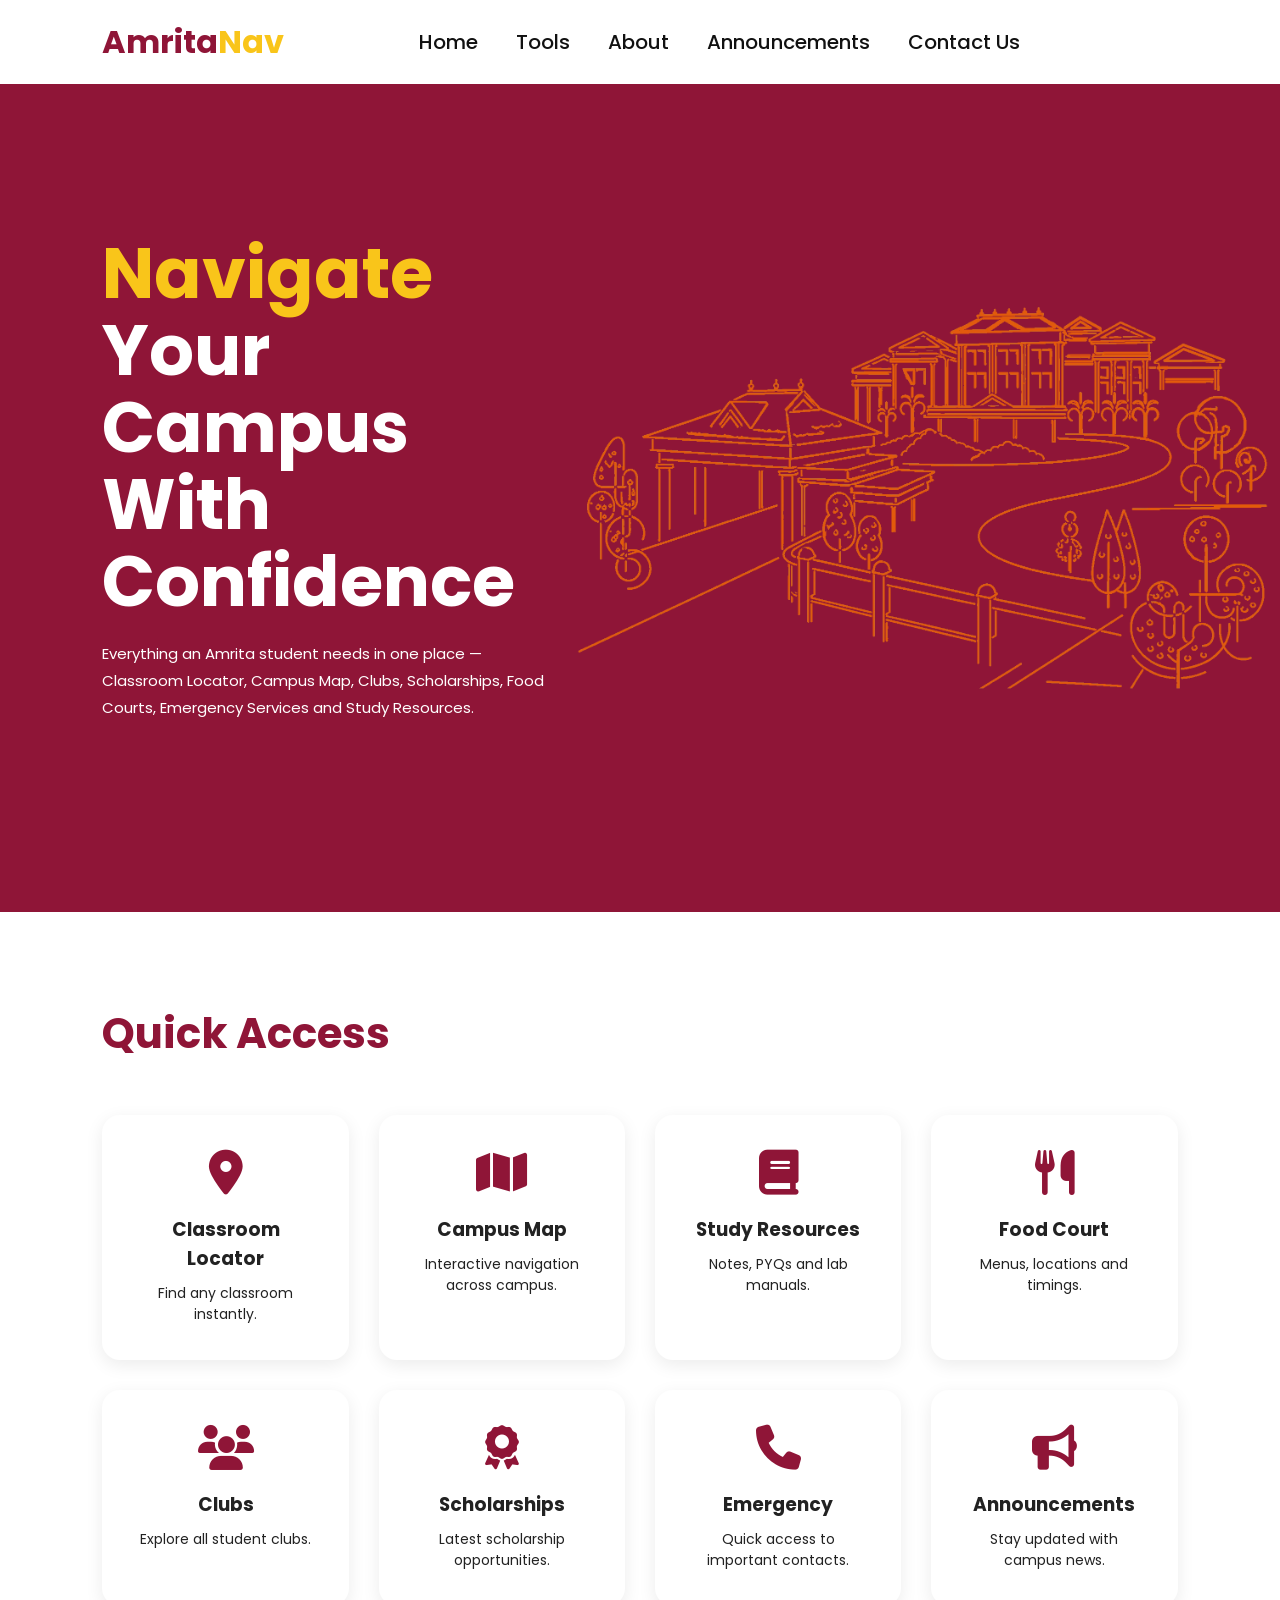
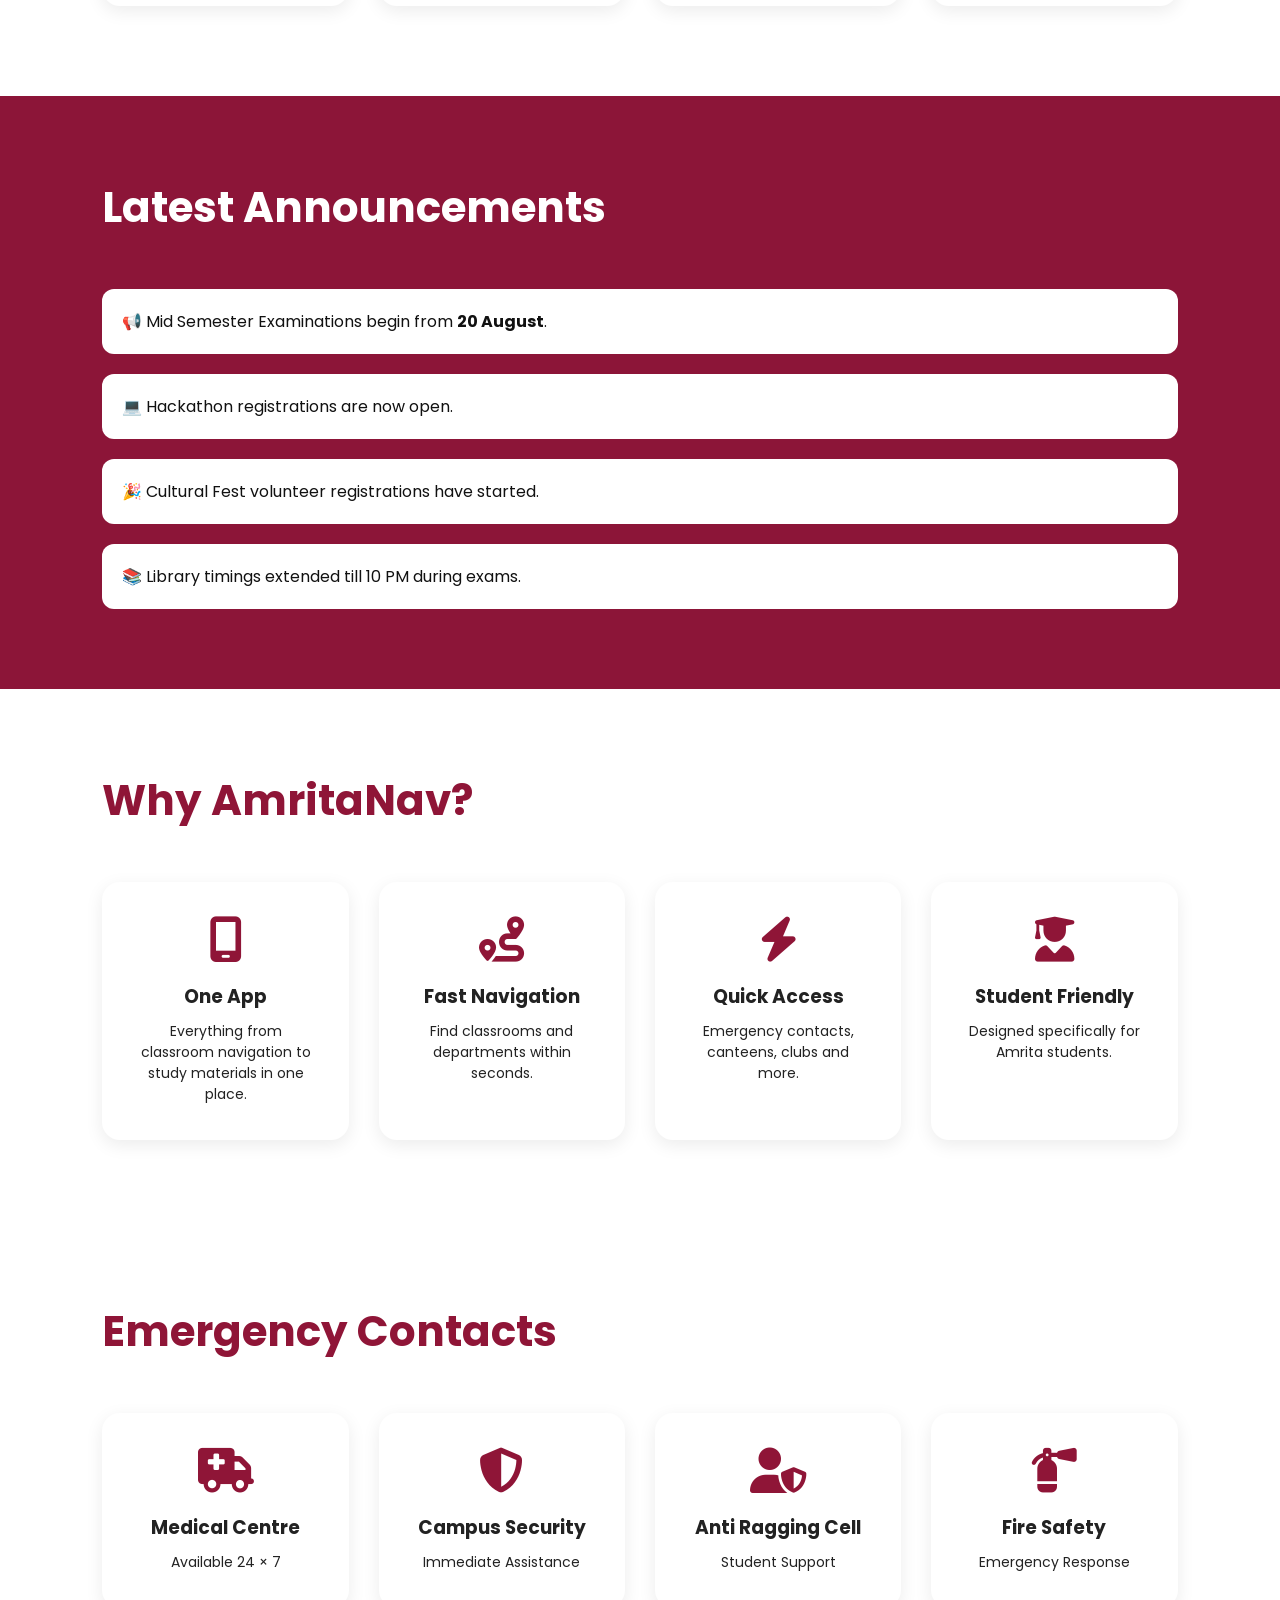
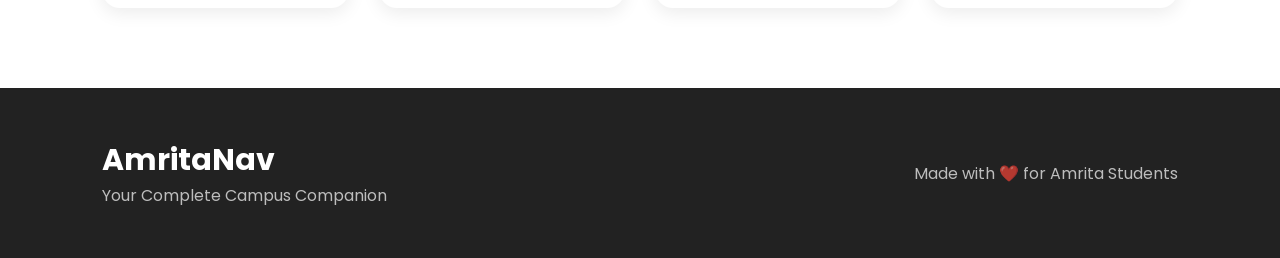
<file: code/index.html>
<!DOCTYPE html>
<html lang="en">

          <head>
                    <link rel="shortcut icon" href="./img/logo.png" type="image/x-icon">

                    <meta charset="UTF-8">

                    <meta name="viewport" content="width=device-width, initial-scale=1.0">

                    <title>AmritaNav</title>
                    <link rel="stylesheet"
                              href="https://fonts.googleapis.com/css2?family=Material+Symbols+Outlined:opsz,wght,FILL,GRAD@20..48,100..700,0..1,-50..200&icon_names=menuclose" />

                    <link rel="preconnect" href="https://fonts.googleapis.com">

                    <link rel="preconnect" href="https://fonts.gstatic.com" crossorigin>

                    <link href="https://fonts.googleapis.com/css2?family=Poppins:wght@300;400;500;600;700&display=swap"
                              rel="stylesheet">

                    <link rel="stylesheet"
                              href="https://cdnjs.cloudflare.com/ajax/libs/font-awesome/6.6.0/css/all.min.css">

                    <link rel="stylesheet" href="style.css">

          </head>

          <body >

                    <nav class=" element">

                              <div class="logo element">

                                        Amrita<span>Nav</span>

                              </div>

                              <ul id="bigscreenmenu">

                                        <li><a href="https://amritanav.vercel.app/">Home</a></li>

                                        <li><a href="https://amritanav.vercel.app/Tools/index.html">Tools</a></li>

                                        <li><a href="https://amritanav.vercel.app/About/index.html">About</a></li>

                                        <li><a href="https://amritanav.vercel.app/Announcements/index.html">Announcements</a></li>

                                        <li><a href="https://amritanav.vercel.app/Contact%20us/index.html">Contact Us</a></li>

                              </ul>

                              <div class="icons">
                                        <i onclick="openMenu()" class="material-symbols-outlined">menu</i>


                              </div>
                              <div id="mobilemenu">
                                        <i onclick="closeMenu()" class="material-symbols-outlined">close</i>
                                        <ul>

                                                  <a href="https://amritanav.vercel.app/">Home</a>
                                                  <a href="https://amritanav.vercel.app/Tools/index.html">Tools</a>
                                                  <a href="https://amritanav.vercel.app/About/index.html">About</a>
                                                  <a href="https://amritanav.vercel.app/Announcements/index.html">Resources</a>
                                                  <a href="https://amritanav.vercel.app/Contact%20us/index.html">Contact Us</a>

                                        </ul>
                              </div>

                    </nav>

                    <section class="page1">



                              <div>
                                        <h1 class="slidIn">

                                                  <Span>Navigate</Span> Your Campus With Confidence

                                        </h1>

                                        <p class=" slidIn">

                                                  Everything an Amrita student needs in one place —
                                                  Classroom Locator, Campus Map, Clubs,
                                                  Scholarships, Food Courts, Emergency Services
                                                  and Study Resources.

                                        </p>
                              </div>
                              <div>
                                        <img class="Collage" id="Collage" src="./img/Collage.webp" alt="">
                              </div>





                    </section>

                    <section class="page2">

                              <h2 class="title ">

                                        Quick Access

                              </h2>

                              <div class="grid">

                                        <div class="card">

                                                  <i class="fa-solid fa-location-dot"></i>

                                                  <h3>Classroom Locator</h3>

                                                  <p>Find any classroom instantly.</p>

                                        </div>

                                        <div class="card">

                                                  <i class="fa-solid fa-map"></i>

                                                  <h3>Campus Map</h3>

                                                  <p>Interactive navigation across campus.</p>

                                        </div>

                                        <div class="card">

                                                  <i class="fa-solid fa-book"></i>

                                                  <h3>Study Resources</h3>

                                                  <p>Notes, PYQs and lab manuals.</p>

                                        </div>

                                        <div class="card">

                                                  <i class="fa-solid fa-utensils"></i>

                                                  <h3>Food Court</h3>

                                                  <p>Menus, locations and timings.</p>

                                        </div>

                                        <div class="card">

                                                  <i class="fa-solid fa-users"></i>
                                                  <h3>Clubs</h3>
                                                  <p>Explore all student clubs.</p>

                                        </div>

                                        <div class="card">

                                                  <i class="fa-solid fa-award"></i>

                                                  <h3>Scholarships</h3>

                                                  <p>Latest scholarship opportunities.</p>

                                        </div>
                                        <div class="card">

                                                  <i class="fa-solid fa-phone"></i>

                                                  <h3>Emergency</h3>

                                                  <p>Quick access to important contacts.</p>

                                        </div>

                                        <div class="card">

                                                  <i class="fa-solid fa-bullhorn"></i>

                                                  <h3>Announcements</h3>

                                                  <p>Stay updated with campus news.</p>

                                        </div>

                              </div>

                    </section>

                    <section class="page3">

                              <h2 class="title slidIn" style="color:white;">

                                        Latest Announcements

                              </h2>

                              <div class="notice">

                                        📢 Mid Semester Examinations begin from <b>20 August</b>.

                              </div>

                              <div class="notice">

                                        💻 Hackathon registrations are now open.

                              </div>

                              <div class="notice">

                                        🎉 Cultural Fest volunteer registrations have started.

                              </div>

                              <div class="notice">

                                        📚 Library timings extended till 10 PM during exams.

                              </div>

                    </section>

                    <section class="page4">

                              <h2 class="title slidIn">

                                        Why AmritaNav?

                              </h2>

                              <div class="grid">

                                        <div class="card">

                                                  <i class="fa-solid fa-mobile-screen"></i>

                                                  <h3>One App</h3>

                                                  <p>

                                                            Everything from classroom navigation
                                                            to study materials in one place.

                                                  </p>

                                        </div>

                                        <div class="card">

                                                  <i class="fa-solid fa-route"></i>

                                                  <h3>Fast Navigation</h3>

                                                  <p>

                                                            Find classrooms and departments
                                                            within seconds.

                                                  </p>

                                        </div>

                                        <div class="card">

                                                  <i class="fa-solid fa-bolt"></i>

                                                  <h3>Quick Access</h3>

                                                  <p>

                                                            Emergency contacts,
                                                            canteens,
                                                            clubs and more.

                                                  </p>

                                        </div>

                                        <div class="card">

                                                  <i class="fa-solid fa-user-graduate"></i>

                                                  <h3>Student Friendly</h3>

                                                  <p>

                                                            Designed specifically for
                                                            Amrita students.

                                                  </p>

                                        </div>

                              </div>

                    </section>

                    <section class="page4" style="background:white;">

                              <h2 class="title slidIn">

                                        Emergency Contacts

                              </h2>

                              <div class="grid">

                                        <div class="card">

                                                  <i class="fa-solid fa-truck-medical"></i>

                                                  <h3>Medical Centre</h3>

                                                  <p>

                                                            Available 24 × 7

                                                  </p>

                                        </div>

                                        <div class="card">

                                                  <i class="fa-solid fa-shield-halved"></i>

                                                  <h3>Campus Security</h3>

                                                  <p>

                                                            Immediate Assistance

                                                  </p>

                                        </div>

                                        <div class="card">

                                                  <i class="fa-solid fa-user-shield"></i>

                                                  <h3>Anti Ragging Cell</h3>

                                                  <p>

                                                            Student Support

                                                  </p>

                                        </div>

                                        <div class="card">

                                                  <i class="fa-solid fa-fire-extinguisher"></i>

                                                  <h3>Fire Safety</h3>

                                                  <p>

                                                            Emergency Response

                                                  </p>

                                        </div>

                              </div>

                    </section>

                    <footer>

                              <div>

                                        <h2>

                                                  AmritaNav

                                        </h2>

                                        <p>

                                                  Your Complete Campus Companion

                                        </p>

                              </div>

                              <div>

                                        <p>

                                                  Made with ❤️ for Amrita Students

                                        </p>

                              </div>

                    </footer>

                    <script src="app.js"></script>

          </body>

</html>
</file>
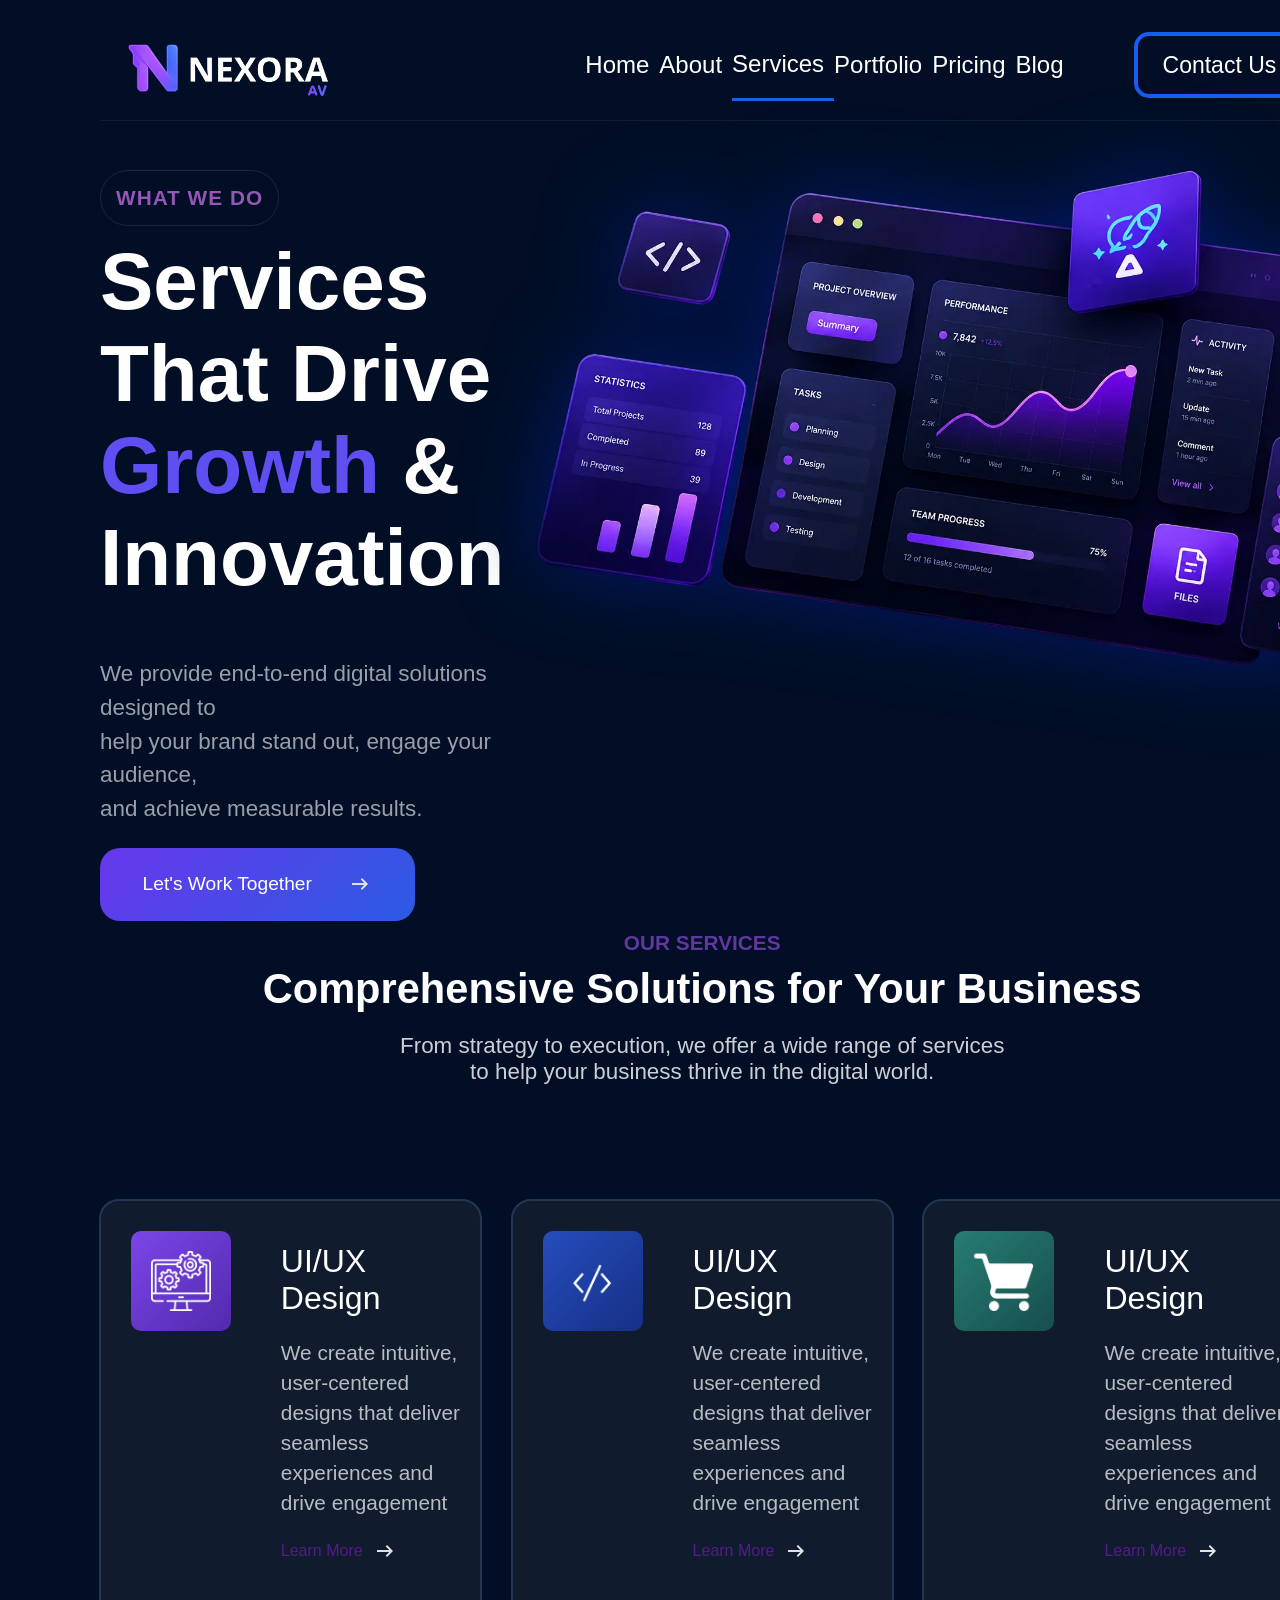
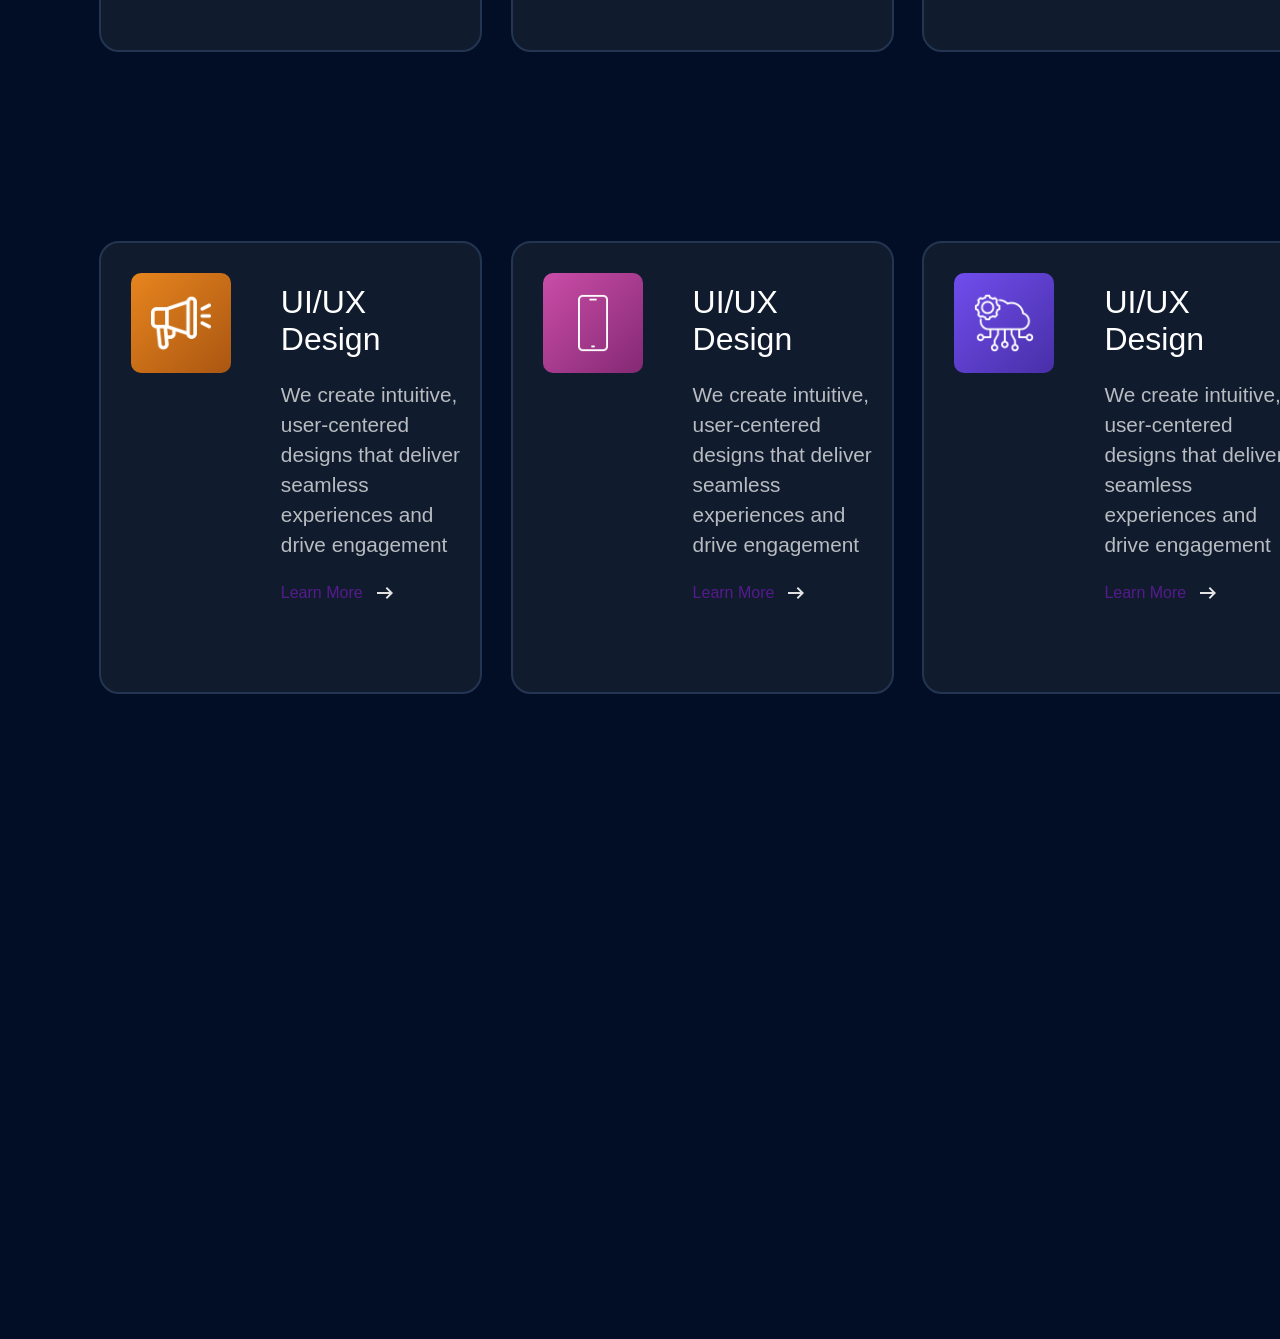
<file: Services/index.html>
<!DOCTYPE html>
<html lang="en">

          <head>
                    <link rel="stylesheet" href="style.css">
                    <link rel="shortcut icon" href="./img/logo.webp" type="image/x-icon">
                    <meta charset="UTF-8">
                    <meta name="viewport" content="width=device-width, initial-scale=1.0">
                    <title>About </title>
                    <link rel="alternate" href="atom.xml" type="application/atom+xml" title="Atom">
          </head>



          <body>
                    <header>
                              <nav>
                                        <img id="logo" src="./img/brand.webp" alt="">

                                        <ul>
                                                  <li><a href="../index.html">Home</a></li>
                                                  <li><a href="">About</a></li>
                                                  <li id="About"><a href="">Services</a></li>
                                                  <li><a href="">Portfolio</a></li>
                                                  <li><a href="">Pricing</a></li>
                                                  <li><a href="">Blog</a></li>
                                        </ul>
                                        <button id="contact_us">Contact Us</button>
                              </nav>
                    </header>
                    <main>
                              <div id="page1">
                                        <div>
                                                  <h6>WHAT WE DO</h6>
                                                  <h1>Services That Drive <br><span>Growth</span> & Innovation</h1>
                                                  <p>We provide end-to-end digital solutions designed to <br>help your
                                                            brand stand out, engage your audience, <br> and achieve
                                                            measurable results.</p>
                                                  <button>Let's Work Together <img src="./img/arrow_right.webp"
                                                                      alt=""></button>

                                        </div>
                                        <div><img src="./img/viewer tab.webp" alt=""></div>

                              </div>
                              <div id="page2">
                                        <h6>OUR SERVICES</h6>
                                        <h1>Comprehensive Solutions for Your Business</h1>
                                        <p>From strategy to execution, we offer a wide range of services <br> to help
                                                  your
                                                  business thrive in the digital world.</p>
                                        <div>
                                                  <div class="page2_child1">
                                                            <div><img src="./img/settings.webp" alt=""></div>
                                                            <div>
                                                                      <h1>UI/UX Design</h1>
                                                                      <p>We create intuitive, user-centered designs that
                                                                                deliver seamless experiences and drive
                                                                                engagement</p>
                                                                      <a href="">Learn More<img
                                                                                          src="./img/arrow_right.webp"
                                                                                          alt=""></a>
                                                            </div>
                                                  </div>
                                                  <div class="page2_child1">
                                                            <div><img src="./img/code.webp" alt=""></div>
                                                            <div>
                                                                      <h1>UI/UX Design</h1>
                                                                      <p>We create intuitive, user-centered designs that
                                                                                deliver seamless experiences and drive
                                                                                engagement</p>
                                                                      <a href="">Learn More<img
                                                                                          src="./img/arrow_right.webp"
                                                                                          alt=""></a>
                                                            </div>
                                                  </div>
                                                  <div class="page2_child1">
                                                            <div><img src="./img/grocery-store.webp" alt=""></div>
                                                            <div>
                                                                      <h1>UI/UX Design</h1>
                                                                      <p>We create intuitive, user-centered designs that
                                                                                deliver seamless experiences and drive
                                                                                engagement</p>
                                                                      <a href="">Learn More<img
                                                                                          src="./img/arrow_right.webp"
                                                                                          alt=""></a>
                                                            </div>
                                                  </div>
                                                  <div class="page2_child1">
                                                            <div><img src="./img/megaphone.webp" alt=""></div>
                                                            <div>
                                                                      <h1>UI/UX Design</h1>
                                                                      <p>We create intuitive, user-centered designs that
                                                                                deliver seamless experiences and drive
                                                                                engagement</p>
                                                                      <a href="">Learn More<img
                                                                                          src="./img/arrow_right.webp"
                                                                                          alt=""></a>
                                                            </div>
                                                  </div>
                                                  <div class="page2_child1">
                                                            <div><img src="./img/mobilephone.webp" alt=""></div>
                                                            <div>
                                                                      <h1>UI/UX Design</h1>
                                                                      <p>We create intuitive, user-centered designs that
                                                                                deliver seamless experiences and drive
                                                                                engagement</p>
                                                                      <a href="">Learn More<img
                                                                                          src="./img/arrow_right.webp"
                                                                                          alt=""></a>
                                                            </div>
                                                  </div>
                                                  <div class="page2_child1">
                                                            <div><img src="./img/api.webp" alt=""></div>
                                                            <div>
                                                                      <h1>UI/UX Design</h1>
                                                                      <p>We create intuitive, user-centered designs that
                                                                                deliver seamless experiences and drive
                                                                                engagement</p>
                                                                      <a href="">Learn More<img
                                                                                          src="./img/arrow_right.webp"
                                                                                          alt=""></a>
                                                            </div>
                                                  </div>
                                        </div>
                              </div>
                              <div id="page3"></div>
                    </main>

          </body>

</html>
</file>
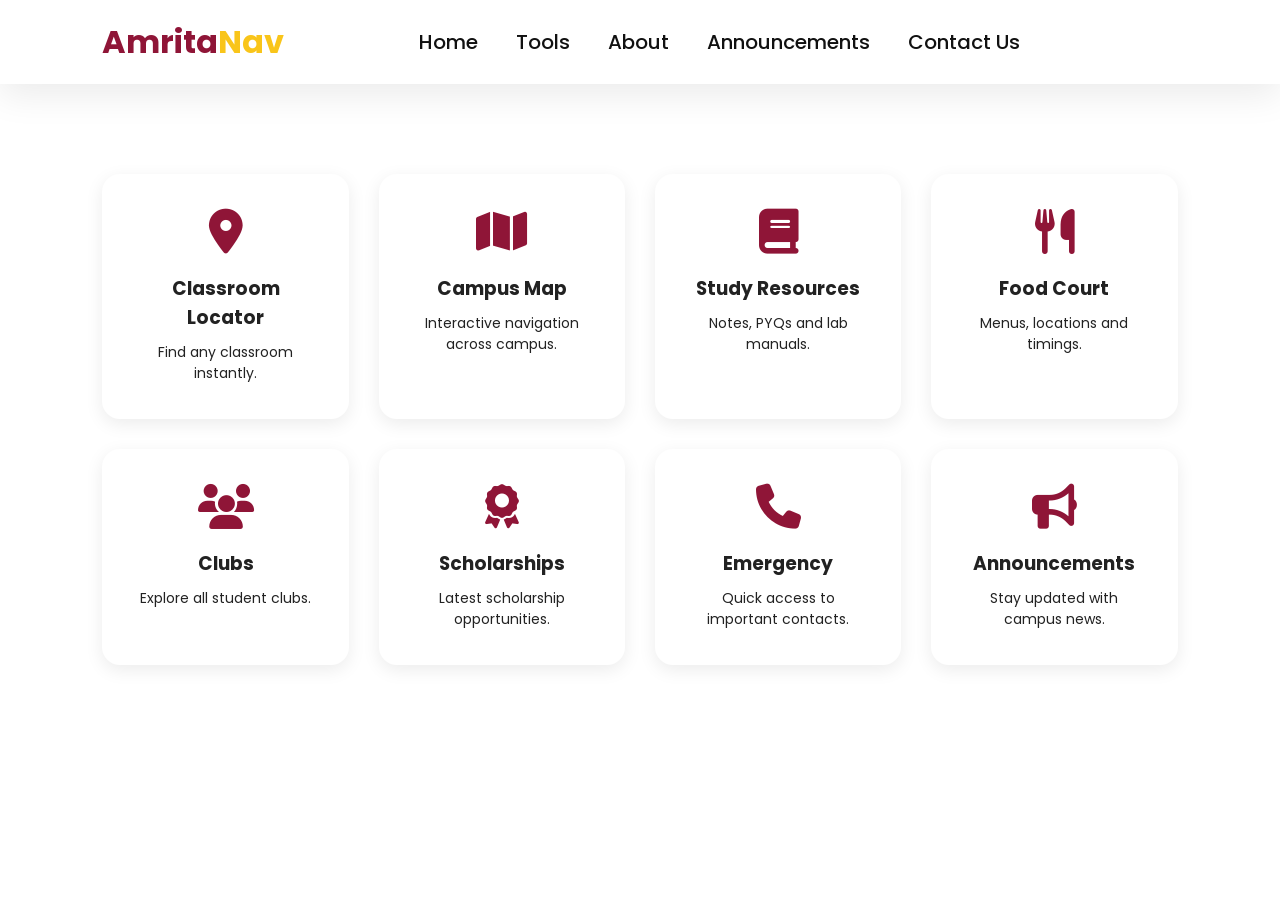
<file: code/Tools/index.html>
<!DOCTYPE html>
<html lang="en">

          <head>
                    <link rel="shortcut icon" href="./img/logo.png" type="image/x-icon">

                    <meta charset="UTF-8">

                    <meta name="viewport" content="width=device-width, initial-scale=1.0">

                    <title>AmritaNav</title>
                    <link rel="stylesheet"
                              href="https://fonts.googleapis.com/css2?family=Material+Symbols+Outlined:opsz,wght,FILL,GRAD@20..48,100..700,0..1,-50..200&icon_names=menuclose" />

                    <link rel="preconnect" href="https://fonts.googleapis.com">

                    <link rel="preconnect" href="https://fonts.gstatic.com" crossorigin>

                    <link href="https://fonts.googleapis.com/css2?family=Poppins:wght@300;400;500;600;700&display=swap"
                              rel="stylesheet">

                    <link rel="stylesheet"
                              href="https://cdnjs.cloudflare.com/ajax/libs/font-awesome/6.6.0/css/all.min.css">

                    <link rel="stylesheet" href="style.css">

          </head>

          <body>
                    <nav class=" element">

                              <div class="logo element">

                                        Amrita<span>Nav</span>

                              </div>

                              <ul id="bigscreenmenu">

                                        <li><a href="https://amritanav.vercel.app/">Home</a></li>

                                        <li><a href="https://amritanav.vercel.app/Tools/index.html">Tools</a></li>

                                        <li><a href="https://amritanav.vercel.app/About/index.html">About</a></li>

                                        <li><a href="https://amritanav.vercel.app/Announcements/index.html">Announcements</a>
                                        </li>

                                        <li><a href="https://amritanav.vercel.app/Contact%20us/index.html">Contact
                                                            Us</a></li>

                              </ul>

                              <div class="icons">
                                        <i onclick="openMenu()" class="material-symbols-outlined">menu</i>


                              </div>
                              <div id="mobilemenu">
                                        <i onclick="closeMenu()" class="material-symbols-outlined">close</i>
                                        <ul>

                                                  <a href="https://amritanav.vercel.app/">Home</a>
                                                  <a href="https://amritanav.vercel.app/Tools/index.html">Tools</a>
                                                  <a href="https://amritanav.vercel.app/About/index.html">About</a>
                                                  <a
                                                            href="https://amritanav.vercel.app/Announcements/index.html">Resources</a>
                                                  <a href="https://amritanav.vercel.app/Contact%20us/index.html">Contact
                                                            Us</a>

                                        </ul>
                              </div>

                    </nav>
                    <section class="page1">
                    
                              
                    
                              <div class="grid">
                    
                                        <div class="card">
                    
                                                  <i class="fa-solid fa-location-dot"></i>
                    
                                                  <h3>Classroom Locator</h3>
                    
                                                  <p>Find any classroom instantly.</p>
                    
                                        </div>
                    
                                        <div class="card">
                    
                                                  <i class="fa-solid fa-map"></i>
                    
                                                  <h3>Campus Map</h3>
                    
                                                  <p>Interactive navigation across campus.</p>
                    
                                        </div>
                    
                                        <div class="card">
                    
                                                  <i class="fa-solid fa-book"></i>
                    
                                                  <h3>Study Resources</h3>
                    
                                                  <p>Notes, PYQs and lab manuals.</p>
                    
                                        </div>
                    
                                        <div class="card">
                    
                                                  <i class="fa-solid fa-utensils"></i>
                    
                                                  <h3>Food Court</h3>
                    
                                                  <p>Menus, locations and timings.</p>
                    
                                        </div>
                    
                                        <div class="card">
                    
                                                  <i class="fa-solid fa-users"></i>
                                                  <h3>Clubs</h3>
                                                  <p>Explore all student clubs.</p>
                    
                                        </div>
                    
                                        <div class="card">
                    
                                                  <i class="fa-solid fa-award"></i>
                    
                                                  <h3>Scholarships</h3>
                    
                                                  <p>Latest scholarship opportunities.</p>
                    
                                        </div>
                                        <div class="card">
                    
                                                  <i class="fa-solid fa-phone"></i>
                    
                                                  <h3>Emergency</h3>
                    
                                                  <p>Quick access to important contacts.</p>
                    
                                        </div>
                    
                                        <div class="card">
                    
                                                  <i class="fa-solid fa-bullhorn"></i>
                    
                                                  <h3>Announcements</h3>
                    
                                                  <p>Stay updated with campus news.</p>
                    
                                        </div>
                    
                              </div>
                    
                    </section>


                    <script src="app.js"></script>
          </body>

</html>
</file>
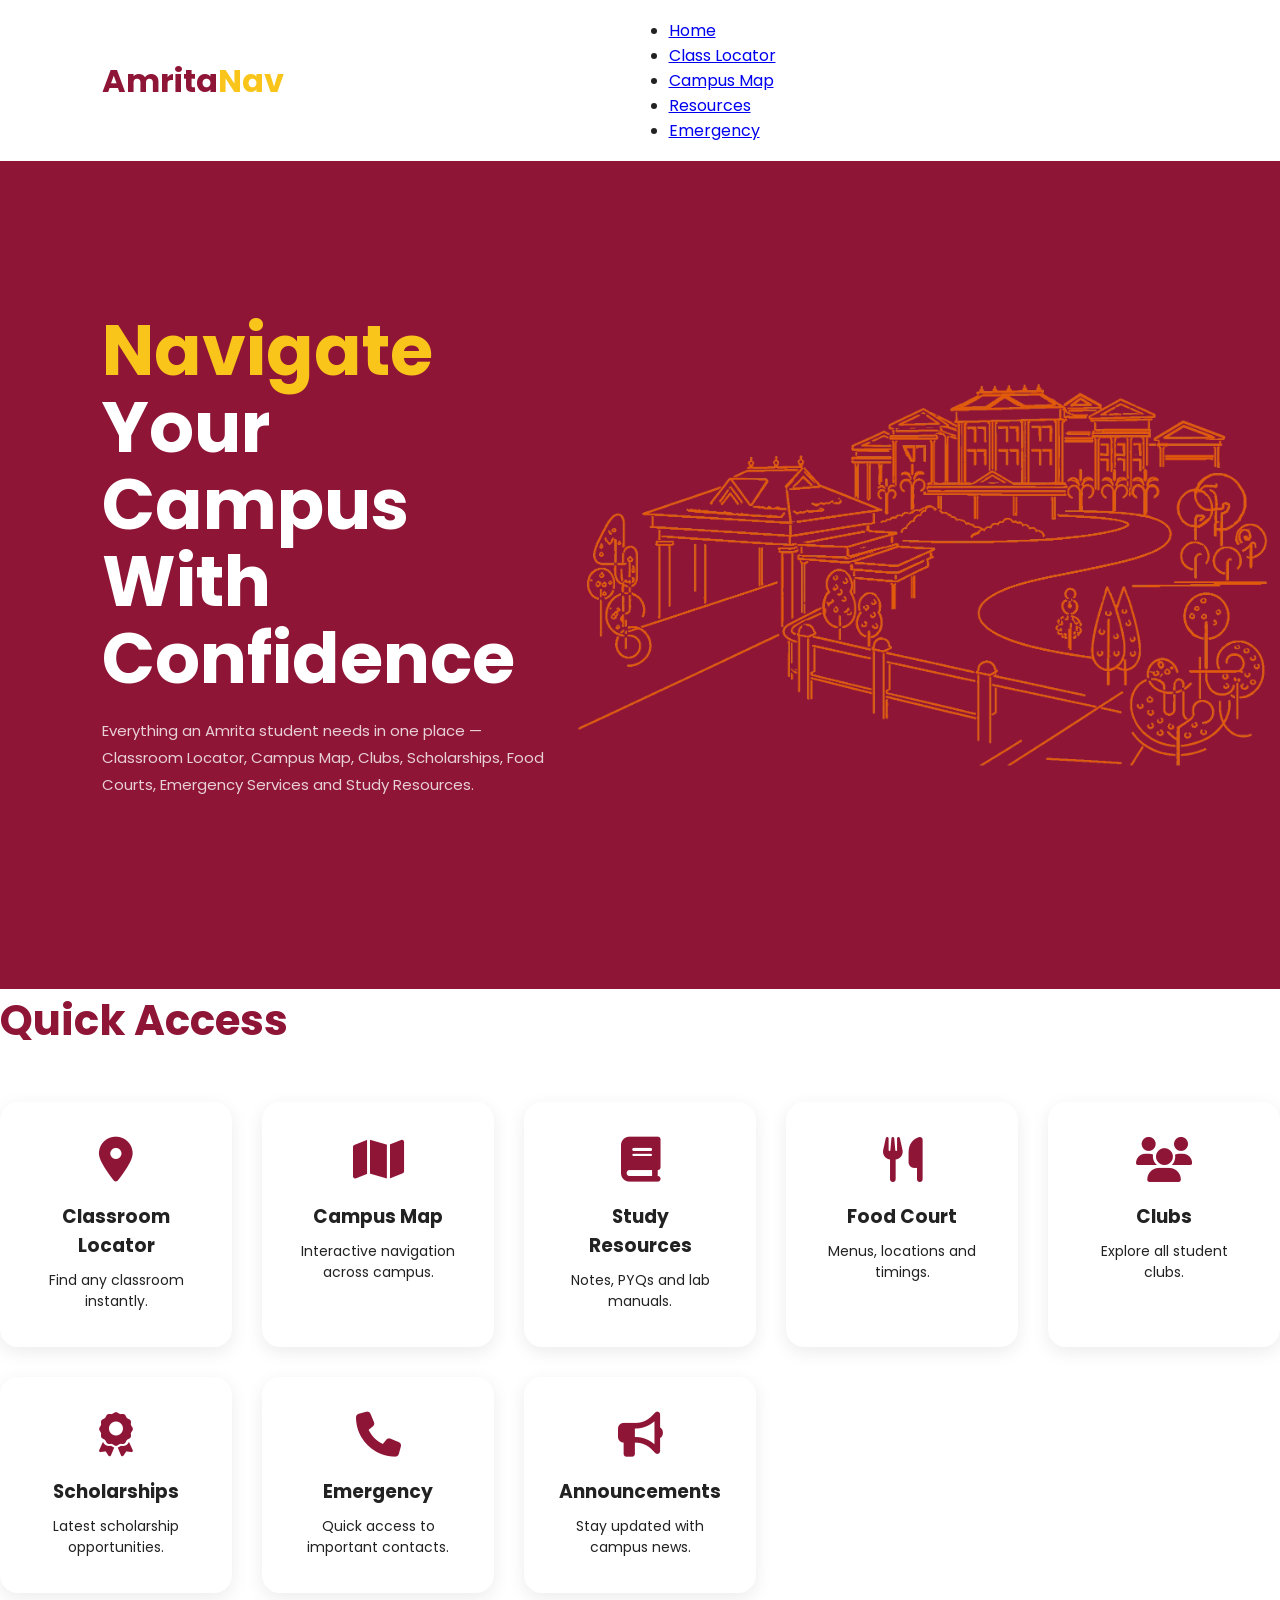
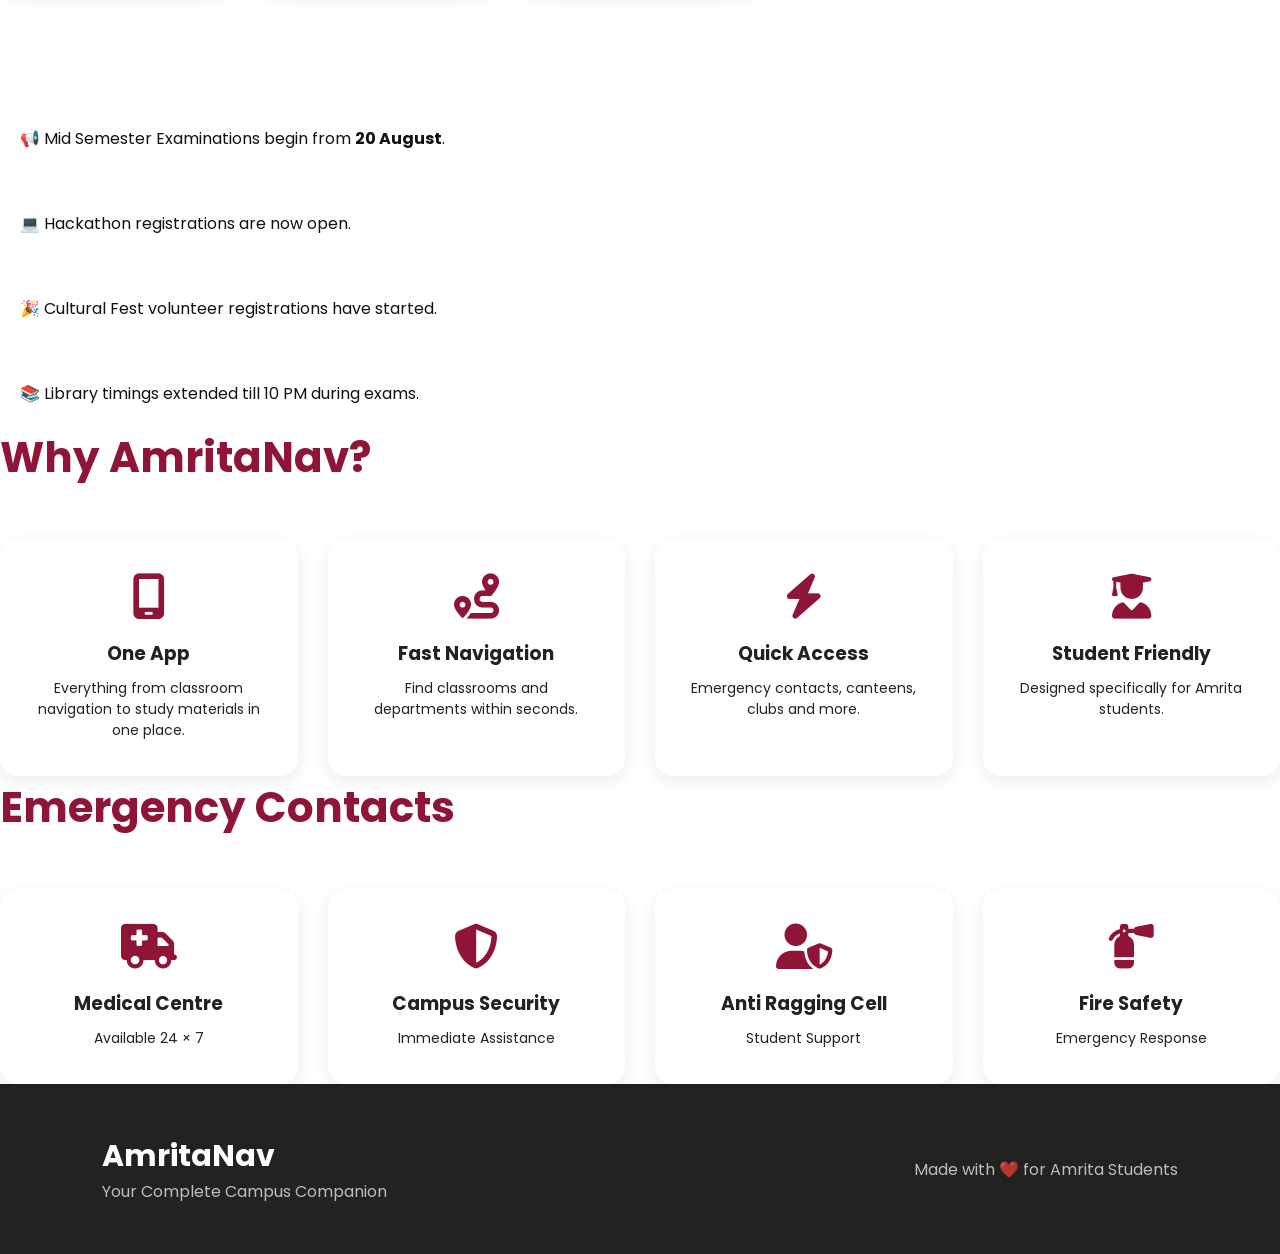
<file: code/HomePage.html>
<!DOCTYPE html>
<html lang="en">

          <head>
                    <link rel="shortcut icon" href="./logo.png" type="image/x-icon">

                    <meta charset="UTF-8">

                    <meta name="viewport" content="width=device-width, initial-scale=1.0">

                    <title>AmritaNav</title>

                    <link rel="preconnect" href="https://fonts.googleapis.com">

                    <link rel="preconnect" href="https://fonts.gstatic.com" crossorigin>

                    <link href="https://fonts.googleapis.com/css2?family=Poppins:wght@300;400;500;600;700&display=swap"
                              rel="stylesheet">

                    <link rel="stylesheet"
                              href="https://cdnjs.cloudflare.com/ajax/libs/font-awesome/6.6.0/css/all.min.css">

                    <link rel="stylesheet" href="style.css">

          </head>

          <body data-theme="light">

                    <nav>

                              <div class="logo">

                                        Amrita<span>Nav</span>

                              </div>

                              <ul>

                                        <li><a href="#">Home</a></li>

                                        <li><a href="#">Class Locator</a></li>

                                        <li><a href="#">Campus Map</a></li>

                                        <li><a href="#">Resources</a></li>

                                        <li><a href="#">Emergency</a></li>

                              </ul>

                              <div class="icons">
                                        <i class="fa-solid fa-bell"></i>

                              </div>

                    </nav>

                    <section class="page1">

                              

                                        <div>
                                                  <h1>

                                                            <Span>Navigate</Span> Your Campus With Confidence

                                                  </h1>

                                                  <p>

                                                            Everything an Amrita student needs in one place —
                                                            Classroom Locator, Campus Map, Clubs,
                                                            Scholarships, Food Courts, Emergency Services
                                                            and Study Resources.

                                                  </p>
                                        </div>
                                        <div>
                                                  <img class="Collage" id="Collage" src="./img/Collage.webp" alt="">
                                        </div>



                             

                    </section>

                    <section class="section">

                              <h2 class="title">

                                        Quick Access

                              </h2>

                              <div class="grid">

                                        <div class="card">

                                                  <i class="fa-solid fa-location-dot"></i>

                                                  <h3>Classroom Locator</h3>

                                                  <p>Find any classroom instantly.</p>

                                        </div>

                                        <div class="card">

                                                  <i class="fa-solid fa-map"></i>

                                                  <h3>Campus Map</h3>

                                                  <p>Interactive navigation across campus.</p>

                                        </div>

                                        <div class="card">

                                                  <i class="fa-solid fa-book"></i>

                                                  <h3>Study Resources</h3>

                                                  <p>Notes, PYQs and lab manuals.</p>

                                        </div>

                                        <div class="card">

                                                  <i class="fa-solid fa-utensils"></i>

                                                  <h3>Food Court</h3>

                                                  <p>Menus, locations and timings.</p>

                                        </div>

                                        <div class="card">

                                                  <i class="fa-solid fa-users"></i>
                                                  <h3>Clubs</h3>
                                                  <p>Explore all student clubs.</p>

                                        </div>

                                        <div class="card">

                                                  <i class="fa-solid fa-award"></i>

                                                  <h3>Scholarships</h3>

                                                  <p>Latest scholarship opportunities.</p>

                                        </div>
                                        <div class="card">

                                                  <i class="fa-solid fa-phone"></i>

                                                  <h3>Emergency</h3>

                                                  <p>Quick access to important contacts.</p>

                                        </div>

                                        <div class="card">

                                                  <i class="fa-solid fa-bullhorn"></i>

                                                  <h3>Announcements</h3>

                                                  <p>Stay updated with campus news.</p>

                                        </div>

                              </div>

                    </section>

                    <section class="announcement">

                              <h2 class="title" style="color:white;">

                                        Latest Announcements

                              </h2>

                              <div class="notice">

                                        📢 Mid Semester Examinations begin from <b>20 August</b>.

                              </div>

                              <div class="notice">

                                        💻 Hackathon registrations are now open.

                              </div>

                              <div class="notice">

                                        🎉 Cultural Fest volunteer registrations have started.

                              </div>

                              <div class="notice">

                                        📚 Library timings extended till 10 PM during exams.

                              </div>

                    </section>

                    <section class="section">

                              <h2 class="title">

                                        Why AmritaNav?

                              </h2>

                              <div class="grid">

                                        <div class="card">

                                                  <i class="fa-solid fa-mobile-screen"></i>

                                                  <h3>One App</h3>

                                                  <p>

                                                            Everything from classroom navigation
                                                            to study materials in one place.

                                                  </p>

                                        </div>

                                        <div class="card">

                                                  <i class="fa-solid fa-route"></i>

                                                  <h3>Fast Navigation</h3>

                                                  <p>

                                                            Find classrooms and departments
                                                            within seconds.

                                                  </p>

                                        </div>

                                        <div class="card">

                                                  <i class="fa-solid fa-bolt"></i>

                                                  <h3>Quick Access</h3>

                                                  <p>

                                                            Emergency contacts,
                                                            canteens,
                                                            clubs and more.

                                                  </p>

                                        </div>

                                        <div class="card">

                                                  <i class="fa-solid fa-user-graduate"></i>

                                                  <h3>Student Friendly</h3>

                                                  <p>

                                                            Designed specifically for
                                                            Amrita students.

                                                  </p>

                                        </div>

                              </div>

                    </section>

                    <section class="section" style="background:white;">

                              <h2 class="title">

                                        Emergency Contacts

                              </h2>

                              <div class="grid">

                                        <div class="card">

                                                  <i class="fa-solid fa-truck-medical"></i>

                                                  <h3>Medical Centre</h3>

                                                  <p>

                                                            Available 24 × 7

                                                  </p>

                                        </div>

                                        <div class="card">

                                                  <i class="fa-solid fa-shield-halved"></i>

                                                  <h3>Campus Security</h3>

                                                  <p>

                                                            Immediate Assistance

                                                  </p>

                                        </div>

                                        <div class="card">

                                                  <i class="fa-solid fa-user-shield"></i>

                                                  <h3>Anti Ragging Cell</h3>

                                                  <p>

                                                            Student Support

                                                  </p>

                                        </div>

                                        <div class="card">

                                                  <i class="fa-solid fa-fire-extinguisher"></i>

                                                  <h3>Fire Safety</h3>

                                                  <p>

                                                            Emergency Response

                                                  </p>

                                        </div>

                              </div>

                    </section>

                    <footer>

                              <div>

                                        <h2>

                                                  AmritaNav

                                        </h2>

                                        <p>

                                                  Your Complete Campus Companion

                                        </p>

                              </div>

                              <div>

                                        <p>

                                                  Made with ❤️ for Amrita Students

                                        </p>

                              </div>

                    </footer>

                    <script src="app.js"></script>

          </body>

</html>
</file>
<file: code/style.css>
* {
          --primary: #8f1537;
          --primary-dark: #6f102a;
          --yellow: #f9c51a;
          --white: #fff;
          --black: #111;
          --gray: #222;
          --light: #f4f4f4;
          --shadow: 0 12px 35px rgba(0, 0, 0, .08);
          --radius: 18px;
          --transition: .35s ease;
          margin: 0;
          padding: 0;
          box-sizing: border-box;
          font-family: 'Poppins', sans-serif;
}

html {
          scroll-behavior: smooth;
}

body {
          background: var(--white);
          color: var(--gray);
}

nav {
          width: 100%;
          background: var(--white);
          display: flex;
          justify-content: space-between;
          align-items: center;
          padding: 18px 8%;
          z-index: 1000;
          box-shadow: var(--shadow);

}

.logo {
          font-size: 32px;
          font-weight: 700;
          color: var(--primary);

}

.logo span {
          color: var(--yellow);

}

nav #bigscreenmenu {
          display: flex;
          list-style: none;
          gap: 38px;

}

nav #bigscreenmenu li {
          position: relative;

}

nav #bigscreenmenu a {
          color: var(--black);
          font-weight: 500;
          text-decoration: none;
          transition: .3s;
          font-size: 20px;

}

nav #bigscreenmenu a:hover {
          color: var(--primary);

}

nav #bigscreenmenu li::after {
          content: "";
          position: absolute;
          left: 0;
          bottom: -8px;
          width: 0;
          height: 2px;
          background: var(--primary);
          transition: .3s;
}

nav #bigscreenmenu li:hover::after {
          width: 100%;

}

.icons {
          visibility: hidden;
          display: flex;
          gap: 20px;
          font-size: 20px;
          color: var(--primary);

}

#mobilemenu {
          display: none;
          text-align: right;
          padding: 40px 8%;
          z-index: 9999;
          top: 0;
          right: 0;
          position: absolute;
          background: var(--white);
          width: 100%;
          height: 100%;
}

#mobilemenu i {
          justify-self: end;
          align-self: flex-end;
}

#mobilemenu ul {
          text-align: left;
          padding: 80px 8%;
          display: flex;
          flex-direction: column;
          list-style: none;
          gap: 38px;

}



#mobilemenu ul a {
          border-radius: 5px;
          height: 40px;
          display: flex;
          justify-content: center;
          align-items: center;
          font-size: large;
          text-decoration: none;
          background: var(--primary);

          color: var(--white);

}

.page1 {
          gap: 30px;
          height: 92dvh;
          background: var(--primary);

          background-size: cover;
          background-position: center;

          display: grid;

          grid-template-columns: 1fr 1fr;


          padding-left: 8%;

}

.page1>div:nth-child(1) {
          display: flex;
          flex-direction: column;
          justify-content: center;
          min-width: 400px;
          max-width: 700px;
          color: var(--white);
          place-items: center;

}

.page1>div:nth-child(2) {
          display: grid;
          place-items: center right;
          position: relative;

}


.page1 img {
          width: 55dvw;
          transition: .6s;
}

.page1 h1 {

          font-size: 70px;
          line-height: 1.1;
          margin-bottom: 20px;

}

.page1 h1>span {
          color: var(--yellow);

}

.page1 p {

          font-size: 15px;
          line-height: 1.8;
          margin-bottom: 40px;
          opacity: 0.8;

}



.page2 {
          padding: 90px 8%;
          box-sizing: border-box
}

.title {

          font-size: 42px;
          margin-bottom: 50px;
          color: var(--primary);

}

.grid {

          display: grid;
          grid-template-columns: repeat(auto-fit, minmax(230px, 1fr));
          gap: 30px;

}

.card {

          background: var(--white);
          padding: 35px;
          border-radius: 18px;
          text-align: center;
          box-shadow: 0 5px 18px rgba(0, 0, 0, .08);
          transition: .3s;

}

.card:hover {

          transform: translateY(-10px);

}

.card i {

          font-size: 45px;
          color: var(--primary);
          margin-bottom: 20px;

}

.card h3 {

          margin-bottom: 10px;

}

.card p {

          font-size: 14px;
          color: var(--gray);

}

.page3 {

          background: #8C1538;
          color: var(--white);
          padding: 80px 8%;

}

.notice {

          background: white;
          color: var(--black);
          padding: 20px;
          border-radius: 12px;
          margin-top: 20px;

}

.page4 {
          height: auto;
          padding: 80px 8%;
}

footer {

          background: #222;
          color: var(--white);
          padding: 50px 8%;
          display: flex;
          justify-content: space-between;
          align-items: center;

}

footer h2 {

          font-size: 30px;

}

footer p {

          opacity: .7;

}

@media(max-width:900px) {
          .page1 {
                    padding: 0px;
                    display: grid;
                    grid-template-columns: 1fr;

          }

          .page1 h1 {

                    font-size: 42px;

          }

          .page1>div:nth-child(1) {
                    padding: 90px 8%;
          }

          .page1 img {
                    width: 100dvw;
          }

          .icons {
                    visibility: visible;
          }

          nav #bigscreenmenu {

                    display: none;

          }

}
</file>
<file: Services/style.css>
body {

          font-family: "Poppi", sans-serif;
          padding: 0px;
          width: 100%;
          height: 100vh;
          margin: 0px;
          background: #010e26;
          display: grid;
          grid-template-rows: auto 1fr auto;

}




header {
          margin-top: 10px;
          padding-left: 100px;
          padding-right: 100px;

}

nav {

          display: grid;
          grid-template-columns: auto 1fr auto;
          border-bottom: 0.5px solid #111d30;

}

nav ul {

          text-align: center;
          padding-left: 30%;
          padding-right: 10%;
          display: flex;
          list-style: none;
          justify-content: space-between;
          align-items: center;
}

nav ul a {
          font-family: "Poppi", sans-serif;
          text-decoration: none;
          color: #ffff;
          font-weight: 300;
          font-size: 1.5rem;
          margin-right: 10px;
}

#logo {
          width: 250px;
}

#contact_us {
          background: #010e26;
          align-self: center;
          height: 60%;
          font-weight: 500;
          font-size: 23px;
          color: white;
          width: 170px;
          border: 4px solid #195cf0;
          border-radius: 15px;
          font-family: "Poppi", sans-serif;


}

#About {
          padding: 20px;
          padding-left: 0px;
          padding-right: 0px;
          border-bottom: 3px solid #195cf0;

}

main {
          width: 100%;
}

#page1 {
          width: 100%;
          display: grid;
          grid-template-columns: 1fr 1fr;

}

#page1>div:first-child {
          padding-left: 100px;


}

#page1>div:first-child h6 {
          color: #9357b4;
          font-size: 1.3em;
          width: fit-content;
          letter-spacing: 1px;
          padding: 15px;
          border: 1px solid #282041;
          border-radius: 100px;
          margin-bottom: 0px;

}



#page1>div:first-child h1 {
          color: white;
          font-size: 5em;
          margin-top: 10px;
}

#page1>div:first-child span {
          color: #5f4ef2;
}

#page1>div:first-child p {
          color: white;
          font-size: 1.4em;
          opacity: 0.6;
          line-height: 1.5;
}

#page1>div:first-child button {
          height: 73px;
          width: 315px;
          border-radius: 20px;
          border: none;
          display: flex;
          justify-content: space-evenly;
          color: white;
          font-size: 1.2em;
          align-items: center;

          background: linear-gradient(135deg, #6837ec, #2b5be4);
}


#page1>div:nth-child(2) {
          display: flex;
          align-items: start;
          justify-content: center;
}

#page1>div:nth-child(2) img {
          width: 900px;

          filter: drop-shadow(0px 0px 40px #001b89aa);
}

#page2 {
          display: grid;
          grid-template-rows: auto auto auto 1fr;

          height: 115%;
          width: 100%;
}

#page2>h1 {
          text-align: center;
          color: white;
          font-size: 2.6em;
          margin: 0px;
}

#page2>p {
          text-align: center;
          color: white;
          font-size: 1.4em;
          opacity: 0.8;
          margin: 20px;

}

#page2>h6 {
          text-align: center;
          color: #60379f;
          font-size: 1.3em;
          margin: 10px;
}

#page2>div {
          width: 90%;
          height: 70%;
          justify-self: center;
          display: flex;
          flex-wrap: wrap;
          align-items: center;
          justify-content: space-evenly;
}

.page2_child1 {
          height: 35%;
          width: 30%;
          background: #101c2e;
          display: grid;
          border: 2px solid #233551;
          border-radius: 20px;
          grid-template-columns: auto 1fr;
}

.page2_child1>div:first-child {
          padding: 30px;
}

.page2_child1>div:first-child>img {
          width: 60px;
          padding: 20px;
          border-radius: 10px;
}

.page2_child1:nth-of-type(1)>div:first-child>img{
          background: linear-gradient(135deg, #7b45e9, #522aad);
}

.page2_child1:nth-of-type(2)>div:first-child>img {
          background: linear-gradient(135deg, #264dbd,#152f84 );
}
.page2_child1:nth-of-type(3)>div:first-child>img {
          background: linear-gradient(135deg,#277d72 , #164e4e);
}
.page2_child1:nth-of-type(4)>div:first-child>img {
          background: linear-gradient(135deg,#e7851e ,#aa5612 );
}
.page2_child1:nth-of-type(5)>div:first-child>img {
          background: linear-gradient(135deg, #ca4da7,#842974 );
}
.page2_child1:nth-of-type(6)>div:first-child>img {
          background: linear-gradient(135deg,#704dee ,#482fa7 );
}
.page2_child1>div:nth-child(2) {
          padding: 20px;
}

.page2_child1>div:nth-child(2)>h1 {
          color: white;
          font-weight: 100;
}

.page2_child1>div:nth-child(2)>p {
          color: white;
          opacity: 0.7;
          font-size: 1.3em;
          line-height: 30px;
          font-weight: 100;
}

.page2_child1>div:nth-child(2)>a {
          text-decoration: none;
          display: flex;
          align-items: center;
          gap: 10px;

}
</file>
<file: code/Tools/style.css>
* {
          --primary: #8f1537;
          --primary-dark: #6f102a;
          --yellow: #f9c51a;
          --white: #fff;
          --black: #111;
          --gray: #222;
          --light: #f4f4f4;
          --shadow: 0 12px 35px rgba(0, 0, 0, .08);
          --radius: 18px;
          --transition: .35s ease;
          margin: 0;
          padding: 0;
          box-sizing: border-box;
          font-family: 'Poppins', sans-serif;
}

html {
          scroll-behavior: smooth;
}

body {
          background: var(--white);
          color: var(--gray);
}

nav {
          width: 100%;
          background: var(--white);
          display: flex;
          justify-content: space-between;
          align-items: center;
          padding: 18px 8%;
          z-index: 1000;
          box-shadow: var(--shadow);

}

.logo {
          font-size: 32px;
          font-weight: 700;
          color: var(--primary);

}

.logo span {
          color: var(--yellow);

}

nav #bigscreenmenu {
          display: flex;
          list-style: none;
          gap: 38px;

}

nav #bigscreenmenu li {
          position: relative;

}

nav #bigscreenmenu a {
          color: var(--black);
          font-weight: 500;
          text-decoration: none;
          transition: .3s;
          font-size: 20px;

}

nav #bigscreenmenu a:hover {
          color: var(--primary);

}

nav #bigscreenmenu li::after {
          content: "";
          position: absolute;
          left: 0;
          bottom: -8px;
          width: 0;
          height: 2px;
          background: var(--primary);
          transition: .3s;
}

nav #bigscreenmenu li:hover::after {
          width: 100%;

}

.icons {
          visibility: hidden;
          display: flex;
          gap: 20px;
          font-size: 20px;
          color: var(--primary);

}

#mobilemenu {
          display: none;
          text-align: right;
          padding: 40px 8%;
          z-index: 9999;
          top: 0;
          right: 0;
          position: absolute;
          background: var(--white);
          width: 100%;
          height: 100%;
}

#mobilemenu i {
          justify-self: end;
          align-self: flex-end;
}

#mobilemenu ul {
          text-align: left;
          padding: 80px 8%;
          display: flex;
          flex-direction: column;
          list-style: none;
          gap: 38px;

}



#mobilemenu ul a {
          border-radius: 5px;
          height: 40px;
          display: flex;
          justify-content: center;
          align-items: center;
          font-size: large;
          text-decoration: none;
          background: var(--primary);

          color: var(--white);

}

.page1 {
          padding: 90px 8%;
          box-sizing: border-box
}

.title {

          font-size: 42px;
          margin-bottom: 50px;
          color: var(--primary);

}

.grid {

          display: grid;
          grid-template-columns: repeat(auto-fit, minmax(230px, 1fr));
          gap: 30px;

}

.card {

          background: var(--white);
          padding: 35px;
          border-radius: 18px;
          text-align: center;
          box-shadow: 0 5px 18px rgba(0, 0, 0, .08);
          transition: .3s;

}

.card:hover {

          transform: translateY(-10px);

}

.card i {

          font-size: 45px;
          color: var(--primary);
          margin-bottom: 20px;

}

.card h3 {

          margin-bottom: 10px;

}

.card p {

          font-size: 14px;
          color: var(--gray);

}

@media(max-width:900px) {
          .page1 {
                    padding: 90px 8%;


          }



          .icons {
                    visibility: visible;
          }

          nav #bigscreenmenu {

                    display: none;

          }

          .grid {

                    display: grid;
                    grid-template-columns: repeat(2, minmax(23px, 1fr));
                    gap: 10px;

          }

          .card {

                    padding: 10px;

          }

}
</file>
